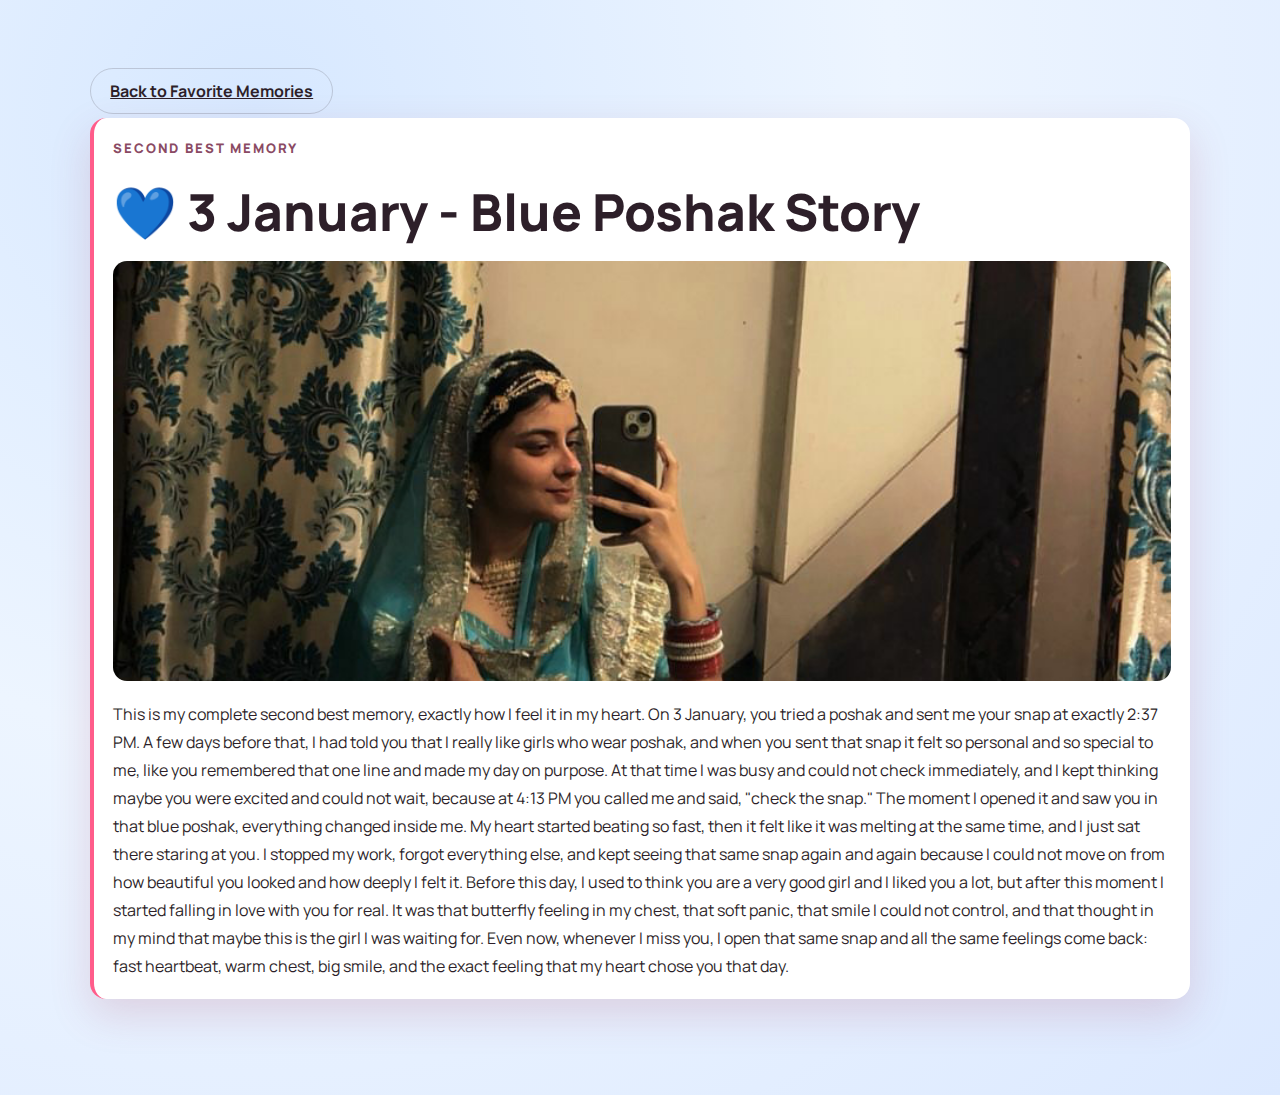
<file: memory-blue-poshak.html>
<!DOCTYPE html>
<html lang="en">
  <head>
    <meta charset="UTF-8" />
    <meta name="viewport" content="width=device-width, initial-scale=1.0" />
    <title>Blue Poshak Memory</title>
    <link rel="preconnect" href="https://fonts.googleapis.com" />
    <link rel="preconnect" href="https://fonts.gstatic.com" crossorigin />
    <link
      href="https://fonts.googleapis.com/css2?family=Manrope:wght@400;600;700;800&family=Great+Vibes&display=swap"
      rel="stylesheet"
    />
    <link rel="stylesheet" href="styles.css" />
  </head>
  <body class="memory-story-page blue-theme">
    <main class="section">
      <a class="btn ghost" href="index.html#memories">Back to Favorite Memories</a>
      <article class="story-card memory-story-card">
        <p class="memory-tag">Second Best Memory</p>
        <h1 class="story-title">💙 3 January - Blue Poshak Story</h1>
        <img
          class="story-image"
          src="assets/blue-poshak.jpg"
          alt="Blue themed memory"
        />
        <p>
          This is my complete second best memory, exactly how I feel it in my heart. On 3 January, you tried a poshak and sent me your
          snap at exactly 2:37 PM. A few days before that, I had told you that I really like girls who wear poshak, and when you sent
          that snap it felt so personal and so special to me, like you remembered that one line and made my day on purpose. At that time
          I was busy and could not check immediately, and I kept thinking maybe you were excited and could not wait, because at 4:13 PM
          you called me and said, "check the snap." The moment I opened it and saw you in that blue poshak, everything changed inside me.
          My heart started beating so fast, then it felt like it was melting at the same time, and I just sat there staring at you. I
          stopped my work, forgot everything else, and kept seeing that same snap again and again because I could not move on from how
          beautiful you looked and how deeply I felt it. Before this day, I used to think you are a very good girl and I liked you a lot,
          but after this moment I started falling in love with you for real. It was that butterfly feeling in my chest, that soft panic,
          that smile I could not control, and that thought in my mind that maybe this is the girl I was waiting for. Even now, whenever I
          miss you, I open that same snap and all the same feelings come back: fast heartbeat, warm chest, big smile, and the exact
          feeling that my heart chose you that day.
        </p>
      </article>
    </main>
  </body>
</html>
</file>
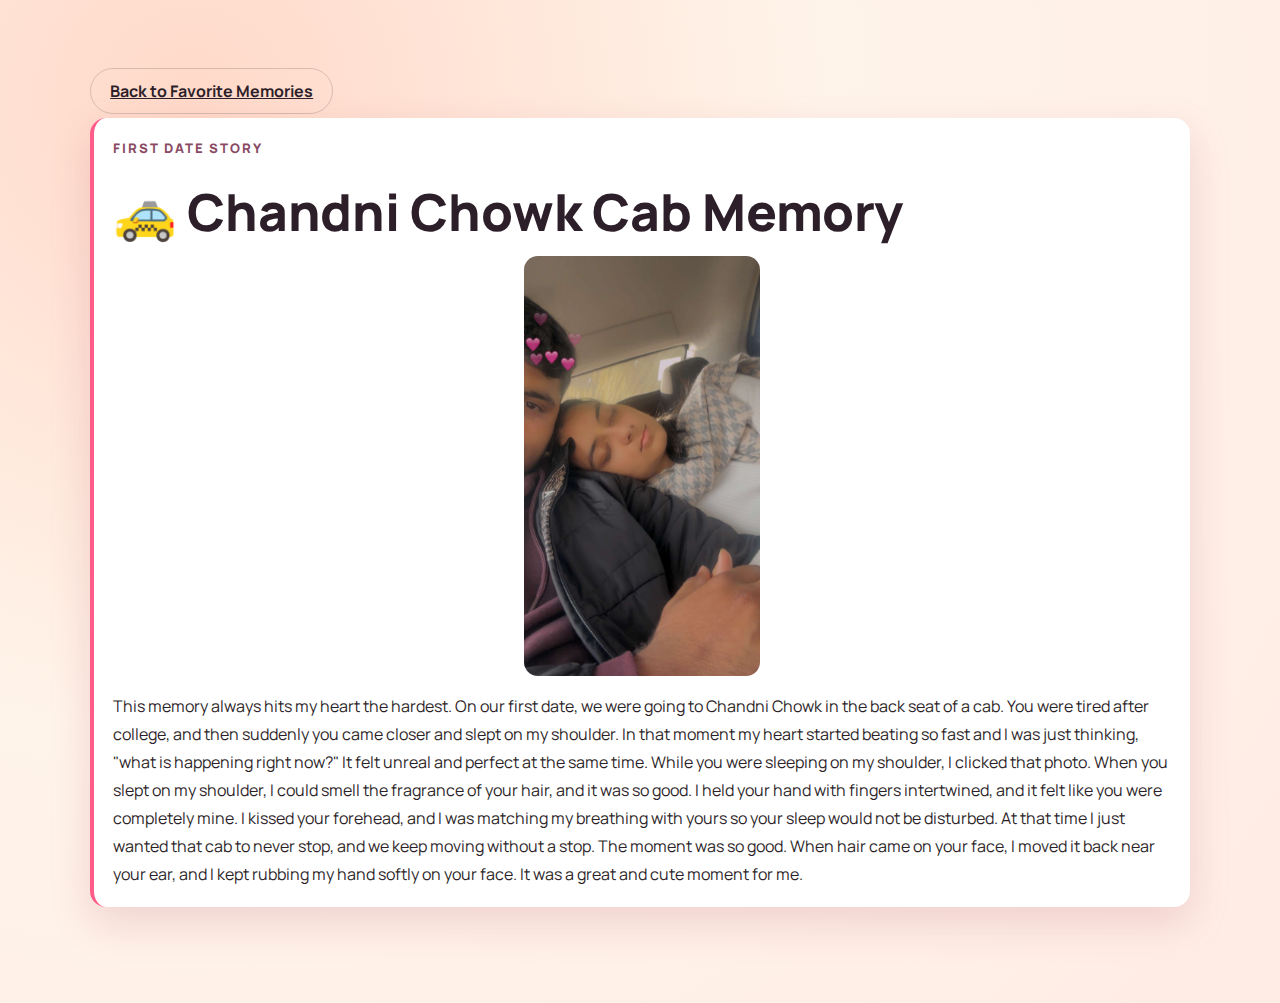
<file: memory-cab.html>
<!DOCTYPE html>
<html lang="en">
  <head>
    <meta charset="UTF-8" />
    <meta name="viewport" content="width=device-width, initial-scale=1.0" />
    <title>Cab Memory - Chandni Chowk</title>
    <link rel="preconnect" href="https://fonts.googleapis.com" />
    <link rel="preconnect" href="https://fonts.gstatic.com" crossorigin />
    <link
      href="https://fonts.googleapis.com/css2?family=Manrope:wght@400;600;700;800&family=Great+Vibes&display=swap"
      rel="stylesheet"
    />
    <link rel="stylesheet" href="styles.css" />
  </head>
  <body class="memory-story-page cab-theme">
    <main class="section">
      <a class="btn ghost" href="index.html#memories">Back to Favorite Memories</a>
      <article class="story-card memory-story-card">
        <p class="memory-tag">First Date Story</p>
        <h1 class="story-title">🚕 Chandni Chowk Cab Memory</h1>
        <img class="story-image compact" src="assets/cab-memory.jpg" alt="Cab memory with Chatori" />
        <p>
          This memory always hits my heart the hardest. On our first date, we were going to Chandni Chowk in the back seat of a cab.
          You were tired after college, and then suddenly you came closer and slept on my shoulder. In that moment my heart started
          beating so fast and I was just thinking, "what is happening right now?" It felt unreal and perfect at the same time. While
          you were sleeping on my shoulder, I clicked that photo. When you slept on my shoulder, I could smell the fragrance of your hair,
          and it was so good. I held your hand with fingers intertwined, and it felt like you were completely mine. I kissed your forehead,
          and I was matching my breathing with yours so your sleep would not be disturbed. At that time I just wanted that cab to never stop,
          and we keep moving without a stop. The moment was so good. When hair came on your face, I moved it back near your ear, and I kept
          rubbing my hand softly on your face. It was a great and cute moment for me.
        </p>
      </article>
    </main>
  </body>
</html>
</file>
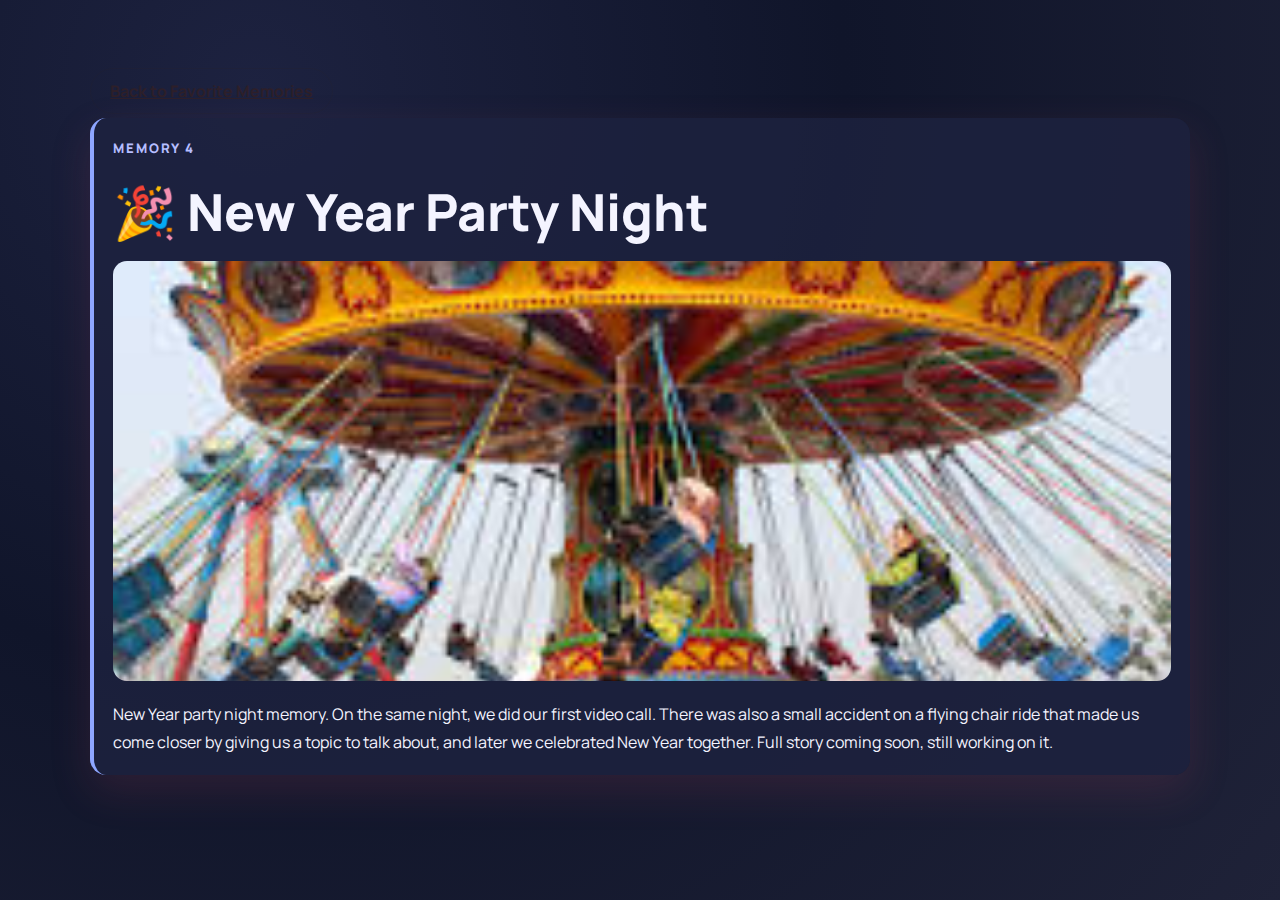
<file: memory-new-year-party.html>
<!DOCTYPE html>
<html lang="en">
  <head>
    <meta charset="UTF-8" />
    <meta name="viewport" content="width=device-width, initial-scale=1.0" />
    <title>New Year Party Night</title>
    <link rel="preconnect" href="https://fonts.googleapis.com" />
    <link rel="preconnect" href="https://fonts.gstatic.com" crossorigin />
    <link
      href="https://fonts.googleapis.com/css2?family=Manrope:wght@400;600;700;800&family=Great+Vibes&display=swap"
      rel="stylesheet"
    />
    <link rel="stylesheet" href="styles.css" />
  </head>
  <body class="memory-story-page night-theme">
    <main class="section">
      <a class="btn ghost" href="index.html#memories">Back to Favorite Memories</a>
      <article class="story-card memory-story-card">
        <p class="memory-tag">Memory 4</p>
        <h1 class="story-title">🎉 New Year Party Night</h1>
        <img
          class="story-image"
          src="assets/new-year-party.jpg"
          alt="New year party ride"
          onerror="this.style.display='none';document.getElementById('m4NoPhoto').style.display='grid';"
        />
        <div id="m4NoPhoto" class="story-image no-photo-note" style="display:none;">
          Add assets/new-year-party.jpg to show this memory photo.
        </div>
        <p>
          New Year party night memory. On the same night, we did our first video call. There was also a small accident on a flying chair
          ride that made us come closer by giving us a topic to talk about, and later we celebrated New Year together. Full story coming
          soon, still working on it.
        </p>
      </article>
    </main>
  </body>
</html>
</file>
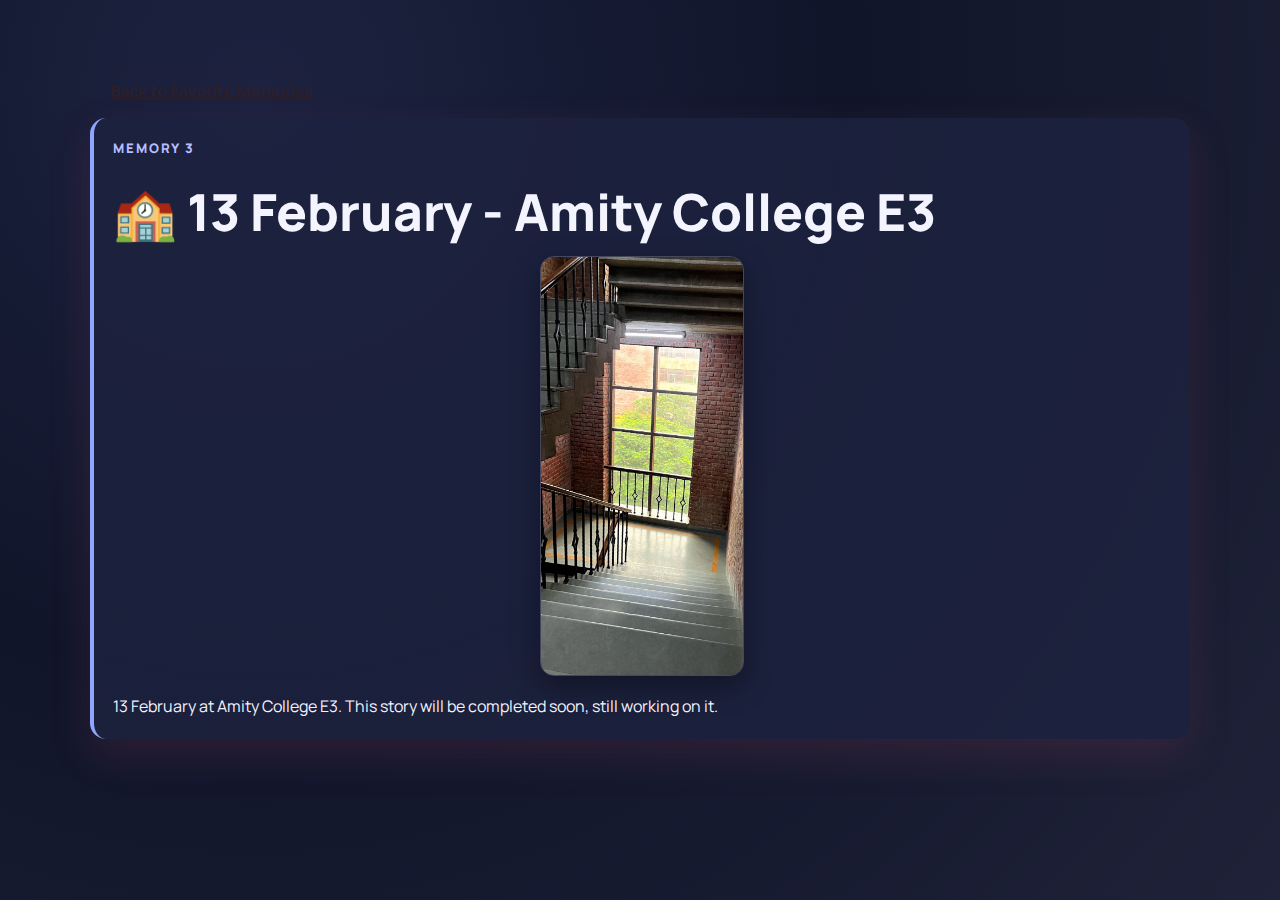
<file: memory-number-night.html>
<!DOCTYPE html>
<html lang="en">
  <head>
    <meta charset="UTF-8" />
    <meta name="viewport" content="width=device-width, initial-scale=1.0" />
    <title>13 February - Amity College E3</title>
    <link rel="preconnect" href="https://fonts.googleapis.com" />
    <link rel="preconnect" href="https://fonts.gstatic.com" crossorigin />
    <link
      href="https://fonts.googleapis.com/css2?family=Manrope:wght@400;600;700;800&family=Great+Vibes&display=swap"
      rel="stylesheet"
    />
    <link rel="stylesheet" href="styles.css" />
  </head>
  <body class="memory-story-page night-theme">
    <main class="section">
      <a class="btn ghost" href="index.html#memories">Back to Favorite Memories</a>
      <article class="story-card memory-story-card">
        <p class="memory-tag">Memory 3</p>
        <h1 class="story-title">🏫 13 February - Amity College E3</h1>
        <img
          class="story-image compact"
          src="assets/memory-3-amity.jpg"
          alt="Memory 3 at Amity College E3"
          onerror="this.style.display='none';document.getElementById('m3NoPhoto').style.display='grid';"
        />
        <div id="m3NoPhoto" class="story-image no-photo-note" style="display:none;">
          Add assets/memory-3-amity.jpg to show this memory photo.
        </div>
        <p>
          13 February at Amity College E3. This story will be completed soon, still working on it.
        </p>
      </article>
    </main>
  </body>
</html>
</file>
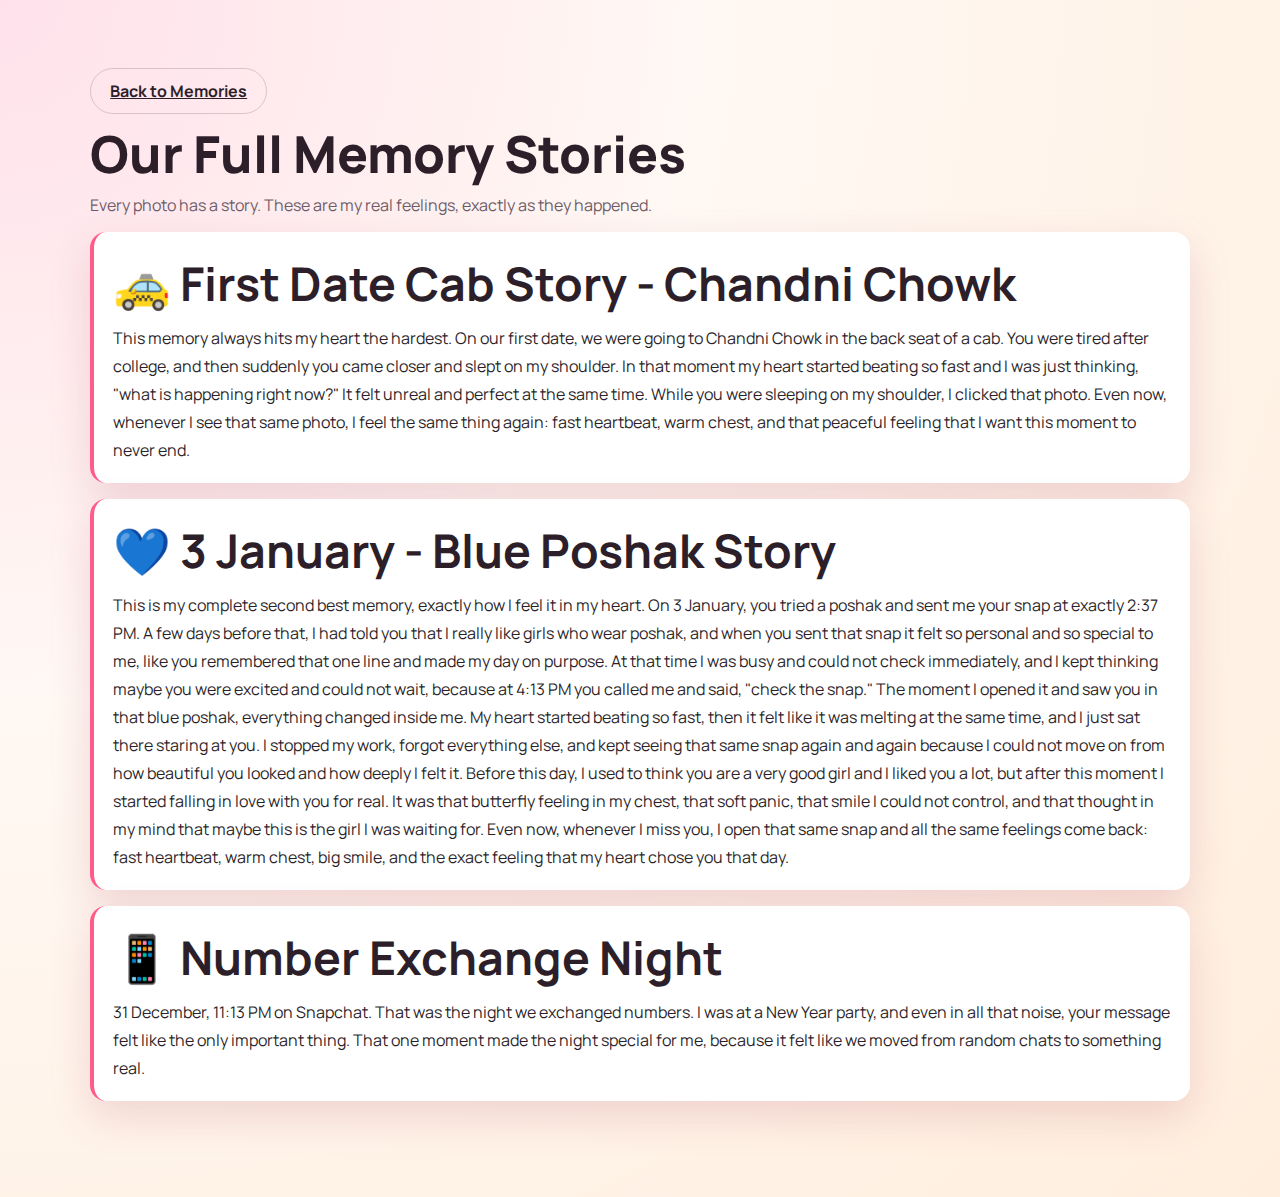
<file: stories.html>
<!DOCTYPE html>
<html lang="en">
  <head>
    <meta charset="UTF-8" />
    <meta name="viewport" content="width=device-width, initial-scale=1.0" />
    <title>Our Memory Stories</title>
    <link rel="preconnect" href="https://fonts.googleapis.com" />
    <link rel="preconnect" href="https://fonts.gstatic.com" crossorigin />
    <link
      href="https://fonts.googleapis.com/css2?family=Manrope:wght@400;600;700;800&family=Great+Vibes&display=swap"
      rel="stylesheet"
    />
    <link rel="stylesheet" href="styles.css" />
  </head>
  <body class="story-page">
    <main class="section">
      <a class="btn ghost" href="index.html#memories">Back to Memories</a>
      <h1 class="story-title">Our Full Memory Stories</h1>
      <p class="story-intro">Every photo has a story. These are my real feelings, exactly as they happened.</p>

      <article id="cab-story" class="story-card">
        <h2>🚕 First Date Cab Story - Chandni Chowk</h2>
        <p>
          This memory always hits my heart the hardest. On our first date, we were going to Chandni Chowk in the back seat of a cab.
          You were tired after college, and then suddenly you came closer and slept on my shoulder. In that moment my heart started
          beating so fast and I was just thinking, "what is happening right now?" It felt unreal and perfect at the same time. While
          you were sleeping on my shoulder, I clicked that photo. Even now, whenever I see that same photo, I feel the same thing again:
          fast heartbeat, warm chest, and that peaceful feeling that I want this moment to never end.
        </p>
      </article>

      <article id="blue-poshak-story" class="story-card">
        <h2>💙 3 January - Blue Poshak Story</h2>
        <p>
          This is my complete second best memory, exactly how I feel it in my heart. On 3 January, you tried a poshak and sent me your
          snap at exactly 2:37 PM. A few days before that, I had told you that I really like girls who wear poshak, and when you sent
          that snap it felt so personal and so special to me, like you remembered that one line and made my day on purpose. At that time
          I was busy and could not check immediately, and I kept thinking maybe you were excited and could not wait, because at 4:13 PM
          you called me and said, "check the snap." The moment I opened it and saw you in that blue poshak, everything changed inside me.
          My heart started beating so fast, then it felt like it was melting at the same time, and I just sat there staring at you. I
          stopped my work, forgot everything else, and kept seeing that same snap again and again because I could not move on from how
          beautiful you looked and how deeply I felt it. Before this day, I used to think you are a very good girl and I liked you a lot,
          but after this moment I started falling in love with you for real. It was that butterfly feeling in my chest, that soft panic,
          that smile I could not control, and that thought in my mind that maybe this is the girl I was waiting for. Even now, whenever I
          miss you, I open that same snap and all the same feelings come back: fast heartbeat, warm chest, big smile, and the exact
          feeling that my heart chose you that day.
        </p>
      </article>

      <article id="number-night-story" class="story-card">
        <h2>📱 Number Exchange Night</h2>
        <p>
          31 December, 11:13 PM on Snapchat. That was the night we exchanged numbers. I was at a New Year party, and even in all that
          noise, your message felt like the only important thing. That one moment made the night special for me, because it felt like we
          moved from random chats to something real.
        </p>
      </article>
    </main>
  </body>
</html>
</file>
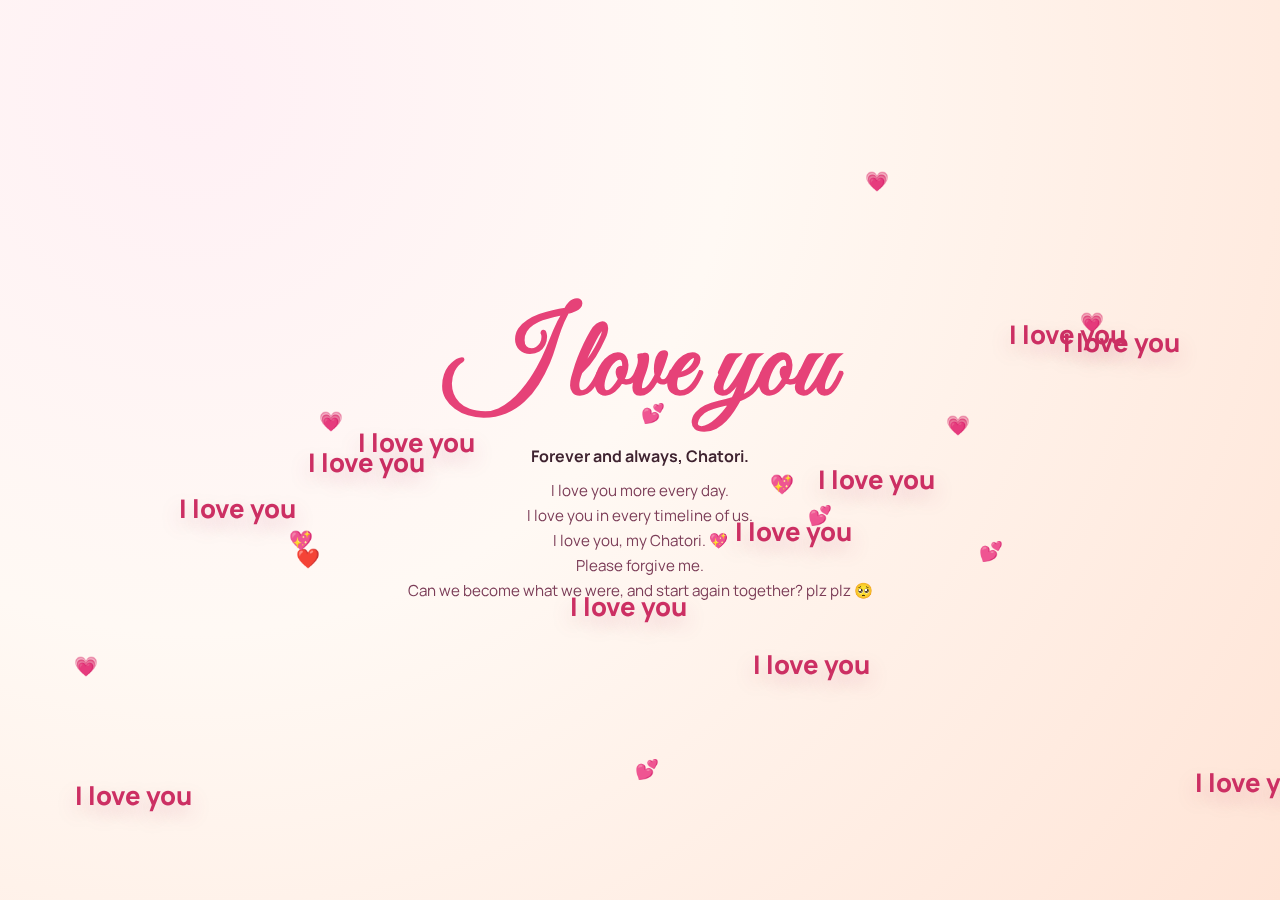
<file: surprise-love.html>
<!DOCTYPE html>
<html lang="en">
  <head>
    <meta charset="UTF-8" />
    <meta name="viewport" content="width=device-width, initial-scale=1.0" />
    <title>For Chatori</title>
    <link rel="preconnect" href="https://fonts.googleapis.com" />
    <link rel="preconnect" href="https://fonts.gstatic.com" crossorigin />
    <link
      href="https://fonts.googleapis.com/css2?family=Manrope:wght@500;700;800&family=Great+Vibes&display=swap"
      rel="stylesheet"
    />
    <style>
      :root {
        --bg1: #fff0f5;
        --bg2: #ffe4d6;
        --ink: #3f2330;
        --accent: #e64278;
      }

      * {
        box-sizing: border-box;
      }

      body {
        margin: 0;
        min-height: 100vh;
        overflow: hidden;
        font-family: "Manrope", sans-serif;
        color: var(--ink);
        background: radial-gradient(circle at 15% 10%, var(--bg1) 0%, #fff9f4 40%, var(--bg2) 100%);
        display: grid;
        place-items: center;
      }

      .center-note {
        text-align: center;
        z-index: 10;
        padding: 1rem;
      }

      .center-note h1 {
        margin: 0;
        font-family: "Great Vibes", cursive;
        font-size: clamp(3rem, 11vw, 7rem);
        color: var(--accent);
      }

      .center-note p {
        margin: 0.4rem 0 0;
        font-weight: 700;
      }

      .love-lines {
        margin-top: 0.8rem;
        display: grid;
        gap: 0.25rem;
        font-size: 0.95rem;
        color: #7b3c57;
      }

      .popup-love {
        position: fixed;
        left: 0;
        top: 0;
        font-size: clamp(1rem, 2vw, 1.6rem);
        font-weight: 800;
        color: #cc2f63;
        text-shadow: 0 8px 20px rgba(184, 52, 98, 0.25);
        pointer-events: none;
        animation: popFade 2.6s ease forwards;
        white-space: nowrap;
        z-index: 15;
      }

      .heart {
        position: fixed;
        left: 0;
        top: 0;
        pointer-events: none;
        font-size: 1.2rem;
        animation: floatHeart 3.2s ease forwards;
      }

      .flower,
      .balloon {
        position: fixed;
        left: 0;
        top: 100vh;
        pointer-events: none;
      }

      .flower {
        font-size: 1.25rem;
        animation: floatDecor 6s linear forwards;
      }

      .balloon {
        font-size: 1.6rem;
        animation: floatDecor 7.5s linear forwards;
      }

      @keyframes popFade {
        0% { opacity: 0; transform: translateY(16px) scale(0.7); }
        20% { opacity: 1; }
        100% { opacity: 0; transform: translateY(-30px) scale(1.15); }
      }

      @keyframes floatHeart {
        0% { opacity: 0; transform: translateY(8px) scale(0.8); }
        20% { opacity: 1; }
        100% { opacity: 0; transform: translateY(-120px) scale(1.3); }
      }

      @keyframes floatDecor {
        0% { opacity: 0; transform: translateY(0) rotate(0deg); }
        12% { opacity: 1; }
        100% { opacity: 0; transform: translateY(-120vh) rotate(12deg); }
      }

    </style>
  </head>
  <body>
    <div class="center-note">
      <h1>I love you</h1>
      <p>Forever and always, Chatori.</p>
      <div class="love-lines">
        <span>I love you more every day.</span>
        <span>I love you in every timeline of us.</span>
        <span>I love you, my Chatori. 💖</span>
        <span>Please forgive me.</span>
        <span>Can we become what we were, and start again together? plz plz 🥺</span>
      </div>
    </div>

    <script>
      let loveColumn = 0;

      function spawnLoveText() {
        const text = document.createElement("div");
        text.className = "popup-love";
        text.textContent = "I love you";
        // Force balanced spread across left, center, and right columns.
        const columns = [
          [4, 30],   // left
          [34, 66],  // center
          [70, 94]   // right
        ];
        const [minX, maxX] = columns[loveColumn];
        text.style.left = `${minX + Math.random() * (maxX - minX)}vw`;
        text.style.top = `${Math.random() * 86 + 6}vh`;
        loveColumn = (loveColumn + 1) % columns.length;
        document.body.appendChild(text);
        setTimeout(() => text.remove(), 2600);
      }

      function spawnHeart() {
        const heart = document.createElement("div");
        heart.className = "heart";
        heart.textContent = ["💖", "💗", "❤️", "💕"][Math.floor(Math.random() * 4)];
        heart.style.left = `${Math.random() * 90 + 5}vw`;
        heart.style.top = `${Math.random() * 70 + 15}vh`;
        document.body.appendChild(heart);
        setTimeout(() => heart.remove(), 3200);
      }

      function spawnFlower() {
        const flower = document.createElement("div");
        flower.className = "flower";
        flower.textContent = ["🌸", "🌷", "🌼", "💮"][Math.floor(Math.random() * 4)];
        flower.style.left = `${Math.random() * 95}vw`;
        document.body.appendChild(flower);
        setTimeout(() => flower.remove(), 6200);
      }

      function spawnBalloon() {
        const balloon = document.createElement("div");
        balloon.className = "balloon";
        balloon.textContent = ["🎈", "🎈", "🎀"][Math.floor(Math.random() * 3)];
        balloon.style.left = `${Math.random() * 95}vw`;
        document.body.appendChild(balloon);
        setTimeout(() => balloon.remove(), 7600);
      }

      setInterval(spawnLoveText, 180);
      setInterval(spawnHeart, 150);
      setInterval(spawnFlower, 360);
      setInterval(spawnBalloon, 650);

      for (let i = 0; i < 40; i += 1) {
        setTimeout(() => {
          spawnLoveText();
          spawnHeart();
          if (i % 2 === 0) spawnFlower();
          if (i % 3 === 0) spawnBalloon();
        }, i * 120);
      }
    </script>
  </body>
</html>
</file>
<file: styles.css>
:root {
  --bg: #fff8f3;
  --ink: #2d1f29;
  --soft: #6d5c67;
  --accent: #ff5c8a;
  --accent-2: #ff9f68;
  --card: rgba(255, 255, 255, 0.72);
  --line: rgba(255, 92, 138, 0.3);
  --shadow: 0 16px 40px rgba(170, 64, 93, 0.18);
}

* {
  box-sizing: border-box;
}

body {
  margin: 0;
  font-family: "Manrope", sans-serif;
  background: radial-gradient(circle at top left, #ffe1eb 0%, #fff8f3 40%, #ffeedd 100%);
  color: var(--ink);
  overflow-x: hidden;
}

.bg-orb {
  position: fixed;
  border-radius: 50%;
  filter: blur(40px);
  pointer-events: none;
  opacity: 0.55;
  z-index: -1;
}

.orb-1 {
  width: 280px;
  height: 280px;
  background: #ff9fbe;
  top: -80px;
  right: -70px;
}

.orb-2 {
  width: 340px;
  height: 340px;
  background: #ffd4a7;
  bottom: -120px;
  left: -120px;
}

.hero,
.section {
  width: min(1100px, 92vw);
  margin: 0 auto;
}

.hero {
  min-height: 90vh;
  display: grid;
  place-content: center;
  text-align: center;
  gap: 1rem;
}

.kicker {
  letter-spacing: 0.16em;
  text-transform: uppercase;
  color: var(--soft);
  font-size: 0.72rem;
}

h1,
h2,
h3 {
  margin: 0;
}

h1 {
  font-size: clamp(2.3rem, 6vw, 4.6rem);
  font-weight: 800;
}

h1 span {
  font-family: "Great Vibes", cursive;
  font-weight: 400;
  font-size: 1.2em;
  color: var(--accent);
}

.subtitle {
  color: var(--soft);
}

.hero-actions {
  display: flex;
  gap: 0.7rem;
  justify-content: center;
  flex-wrap: wrap;
}

.btn {
  border: 0;
  border-radius: 999px;
  padding: 0.7rem 1.2rem;
  cursor: pointer;
  font-weight: 700;
}

.btn.primary {
  background: linear-gradient(135deg, var(--accent), var(--accent-2));
  color: #fff;
}

.btn.ghost {
  background: transparent;
  color: var(--ink);
  border: 1px solid rgba(45, 31, 41, 0.18);
}

.section {
  padding: 5rem 0;
}
.story-soon {
  padding-top: 1rem;
}

.story-soon-card {
  background: linear-gradient(135deg, rgba(255, 255, 255, 0.9), rgba(255, 243, 248, 0.82));
  border: 1px solid rgba(255, 92, 138, 0.18);
  border-radius: 24px;
  box-shadow: var(--shadow);
  padding: 1.4rem;
  position: relative;
  overflow: hidden;
}

.story-soon-card::after {
  content: "";
  position: absolute;
  inset: auto -50px -50px auto;
  width: 180px;
  height: 180px;
  border-radius: 50%;
  background: radial-gradient(circle, rgba(255, 159, 104, 0.24), transparent 70%);
  pointer-events: none;
}

.story-soon-tag {
  margin: 0 0 0.55rem;
  letter-spacing: 0.16em;
  text-transform: uppercase;
  color: var(--accent);
  font-size: 0.74rem;
  font-weight: 800;
}

.story-soon-card p {
  margin: 0.75rem 0 0;
  max-width: 760px;
  color: var(--soft);
  line-height: 1.7;
}

.section h2 {
  font-size: clamp(1.8rem, 4vw, 2.9rem);
  margin-bottom: 1.2rem;
}

.timeline-line {
  height: 4px;
  background: linear-gradient(90deg, transparent, var(--line), transparent);
  margin: 0.8rem 0 2rem;
}

.timeline-items {
  display: grid;
  gap: 1rem;
}

.timeline-item {
  position: relative;
  background: var(--card);
  border: 1px solid rgba(255, 255, 255, 0.8);
  box-shadow: var(--shadow);
  border-radius: 18px;
  padding: 1.1rem 1rem 1rem 2.2rem;
}

.timeline-item .dot {
  position: absolute;
  left: 0.9rem;
  top: 1.2rem;
  width: 10px;
  height: 10px;
  border-radius: 50%;
  background: var(--accent);
}

.memory-grid {
  display: grid;
  grid-template-columns: repeat(auto-fit, minmax(220px, 1fr));
  gap: 1rem;
}

.memory-card {
  background: #fff;
  border-radius: 16px;
  overflow: hidden;
  box-shadow: var(--shadow);
}

.memory-card img {
  width: 100%;
  height: 250px;
  object-fit: cover;
  display: block;
}

.memory-card figcaption {
  padding: 0.9rem;
}

.section-intro {
  color: var(--soft);
}

.reasons-grid {
  display: grid;
  grid-template-columns: repeat(auto-fit, minmax(150px, 1fr));
  gap: 0.8rem;
}

.reason-card {
  position: relative;
  perspective: 1000px;
  min-height: 140px;
}

.reason-inner {
  position: relative;
  width: 100%;
  height: 100%;
  transform-style: preserve-3d;
  transition: transform 0.6s;
}

.reason-card.flipped .reason-inner {
  transform: rotateY(180deg);
}

.reason-face {
  position: absolute;
  inset: 0;
  padding: 0.9rem;
  border-radius: 14px;
  backface-visibility: hidden;
  display: grid;
  place-content: center;
  text-align: center;
  box-shadow: var(--shadow);
}

.reason-front {
  background: #fff;
  border: 1px solid #ffe4ee;
}

.reason-back {
  transform: rotateY(180deg);
  background: linear-gradient(135deg, #ff7ea7, #ffb086);
  color: #fff;
}

.reason-card.love-hit .reason-face {
  border: 1px solid rgba(255, 105, 150, 0.78);
  box-shadow:
    0 0 0 2px rgba(255, 140, 176, 0.35),
    0 0 22px rgba(230, 72, 130, 0.34);
}

.reason-card.love-hit::after {
  content: "💖";
  position: absolute;
  top: -10px;
  right: -6px;
  font-size: 1rem;
  animation: heartBlink 0.7s ease;
}

@keyframes heartBlink {
  0% { opacity: 0; transform: translateY(6px) scale(0.7); }
  35% { opacity: 1; transform: translateY(0) scale(1.05); }
  100% { opacity: 0; transform: translateY(-6px) scale(1); }
}

.game-wrap {
  background: var(--card);
  border-radius: 16px;
  padding: 1rem;
  box-shadow: var(--shadow);
}

.game-meta {
  display: flex;
  gap: 0.6rem;
  align-items: center;
  flex-wrap: wrap;
  margin-bottom: 0.6rem;
}

.game-meta select {
  border: 1px solid #f3b8cd;
  background: #fff;
  border-radius: 999px;
  padding: 0.4rem 0.7rem;
  font-family: inherit;
}

.game-hud {
  display: flex;
  justify-content: space-between;
}

.high-score-box {
  margin-top: 0.5rem;
  display: flex;
  justify-content: space-between;
  gap: 0.7rem;
  flex-wrap: wrap;
  color: #5a3646;
  font-weight: 700;
}

.game-area {
  margin: 1rem 0;
  height: 280px;
  border-radius: 14px;
  background: linear-gradient(180deg, #fff3f8, #ffe8ee);
  position: relative;
  overflow: hidden;
  border: 1px solid #ffd0e2;
}

.basket {
  position: absolute;
  bottom: 6px;
  left: 50%;
  transform: translateX(-50%);
  font-size: 2rem;
  transition: left 0.05s linear;
}

.falling-heart {
  position: absolute;
  top: -24px;
  font-size: 1.4rem;
}

.letter article {
  background: #fffdf9;
  border-left: 4px solid var(--accent);
  box-shadow: var(--shadow);
  border-radius: 0 16px 16px 0;
  padding: 1.2rem;
}

.letter h3 {
  font-family: "Great Vibes", cursive;
  font-size: 2rem;
  color: #b5426b;
}

.letter-editor {
  background: linear-gradient(180deg, #fffdf9, #fff7f8);
  border-left: 4px solid var(--accent);
  box-shadow: var(--shadow);
  border-radius: 0 16px 16px 0;
  padding: 1rem;
}

.letter-editor textarea {
  width: 100%;
  min-height: 220px;
  border: 1px solid rgba(181, 66, 107, 0.25);
  border-radius: 12px;
  padding: 0.85rem;
  background: #fff;
  font-family: inherit;
  font-size: 1rem;
  line-height: 1.65;
  resize: vertical;
}

.letter-actions {
  margin-top: 0.7rem;
  display: flex;
  gap: 0.6rem;
  flex-wrap: wrap;
}

.future-grid {
  display: grid;
  grid-template-columns: repeat(auto-fit, minmax(200px, 1fr));
  gap: 0.8rem;
}

.future-card,
.counter-box {
  background: #fff;
  border-radius: 14px;
  padding: 1rem;
  box-shadow: var(--shadow);
}

.counters {
  margin-top: 1rem;
  display: grid;
  grid-template-columns: repeat(auto-fit, minmax(230px, 1fr));
  gap: 0.8rem;
}

.password-wrap {
  display: flex;
  flex-wrap: wrap;
  gap: 0.7rem;
  align-items: center;
}

.puzzle-wrap {
  background: #fff;
  border-radius: 14px;
  box-shadow: var(--shadow);
  padding: 1rem;
  margin: 0.7rem 0 1rem;
  display: grid;
  gap: 0.65rem;
}

.puzzle-item {
  display: grid;
  gap: 0.35rem;
}

.puzzle-item label {
  font-weight: 700;
}

.puzzle-item input,
.puzzle-item select {
  border: 1px solid #f3b8cd;
  background: #fff;
  border-radius: 10px;
  padding: 0.62rem 0.75rem;
  font-family: inherit;
}

.puzzle-result {
  background: #fff8fb;
  border: 1px solid rgba(216, 56, 107, 0.22);
  border-radius: 10px;
  padding: 0.75rem;
}

.puzzle-result p {
  margin: 0.2rem 0;
  font-weight: 700;
}

.password-wrap input {
  border: 1px solid #f3b8cd;
  background: #fff;
  border-radius: 999px;
  padding: 0.7rem 1rem;
  min-width: 220px;
}

.hidden {
  display: none;
}

.locked-message {
  margin-top: 1rem;
  background: #fff;
  padding: 1rem;
  border-radius: 14px;
  box-shadow: var(--shadow);
}

.finale {
  text-align: center;
  padding-bottom: 7rem;
}

.final-text {
  font-family: "Great Vibes", cursive;
  color: #d8386b;
  font-size: clamp(2.7rem, 8vw, 5rem);
}

.heart-burst {
  min-height: 48px;
}

.pop-heart {
  display: inline-block;
  margin: 0 4px;
  animation: pop 1s ease forwards;
}

@keyframes pop {
  from {
    opacity: 0;
    transform: translateY(16px) scale(0.5);
  }
  to {
    opacity: 1;
    transform: translateY(0) scale(1);
  }
}

.reveal {
  opacity: 0;
  transform: translateY(28px);
  transition: 0.8s ease;
}

.reveal.visible {
  opacity: 1;
  transform: translateY(0);
}

.float-heart {
  position: fixed;
  bottom: -30px;
  font-size: 1.1rem;
  animation: floatUp linear forwards;
  pointer-events: none;
  z-index: 20;
}

@keyframes floatUp {
  to {
    transform: translateY(-110vh);
    opacity: 0;
  }
}

@media (max-width: 650px) {
  .section {
    padding: 4rem 0;
  }

  .memory-card img {
    height: 210px;
  }
}

.inside-joke-box {
  margin-top: 1rem;
  background: linear-gradient(135deg, rgba(255, 126, 167, 0.14), rgba(255, 176, 134, 0.18));
  border: 1px dashed rgba(216, 56, 107, 0.45);
  border-radius: 16px;
  padding: 1rem 1.1rem;
  box-shadow: var(--shadow);
}

.inside-joke-box h3 {
  margin-bottom: 0.45rem;
}

.inside-joke-box p {
  margin: 0;
  color: #5a3646;
  font-weight: 600;
}

.proof-card {
  margin: 0.8rem auto 0;
  background: #fff;
  border-radius: 12px;
  overflow: hidden;
  border: 1px solid rgba(216, 56, 107, 0.2);
  max-width: 320px;
}

.proof-card img {
  width: 100%;
  height: 220px;
  object-fit: contain;
  background: #fff5fa;
  display: block;
}

.proof-card figcaption {
  padding: 0.6rem 0.75rem;
  font-size: 0.9rem;
  color: #5a3646;
  background: #fff8fb;
}

.memory-link {
  text-decoration: none;
  color: inherit;
  display: block;
}

.memory-link .memory-card {
  transition: transform 0.28s ease, box-shadow 0.28s ease;
}

.memory-link:hover .memory-card {
  transform: translateY(-8px) scale(1.02);
  box-shadow: 0 22px 42px rgba(180, 58, 100, 0.3);
}

.memory-link .memory-card img {
  transition: transform 0.4s ease, filter 0.4s ease;
}

.memory-link:hover .memory-card img {
  transform: scale(1.08);
  filter: saturate(1.08);
}

.proof-card.missing-proof::before {
  content: "Add assets/location-proof.jpg to show your proof screenshot.";
  display: block;
  padding: 0.8rem 0.75rem;
  background: #fff;
  color: #7a3f57;
  font-weight: 700;
}

.story-page {
  background: radial-gradient(circle at top left, #ffe1eb 0%, #fff8f3 40%, #ffeedd 100%);
  min-height: 100vh;
}

.story-title {
  margin: 1rem 0 0.4rem;
  font-size: clamp(2rem, 4vw, 3.2rem);
}

.story-intro {
  margin: 0 0 1rem;
  color: var(--soft);
}

.story-card {
  background: #fff;
  border-radius: 16px;
  box-shadow: var(--shadow);
  padding: 1.2rem;
  margin: 1rem 0;
  border-left: 4px solid var(--accent);
}

.story-card h2 {
  margin-bottom: 0.6rem;
}

.story-card p {
  margin: 0;
  line-height: 1.75;
}

.movies-grid {
  display: grid;
  grid-template-columns: repeat(auto-fit, minmax(260px, 1fr));
  gap: 0.8rem;
}

.movie-card {
  background: #fff;
  border-radius: 14px;
  box-shadow: var(--shadow);
  padding: 1rem;
}

.movie-form {
  display: grid;
  gap: 0.55rem;
}

.movie-form input,
.movie-form select {
  width: 100%;
  border: 1px solid #f3b8cd;
  background: #fff;
  border-radius: 10px;
  padding: 0.62rem 0.75rem;
  font-family: inherit;
}

.movie-list {
  margin-top: 0.75rem;
  display: grid;
  gap: 0.45rem;
}

.movie-item {
  background: #fff8fb;
  border: 1px solid rgba(216, 56, 107, 0.2);
  border-radius: 10px;
  padding: 0.55rem 0.65rem;
  display: flex;
  justify-content: space-between;
  gap: 0.6rem;
  align-items: center;
}

.movie-item-main {
  min-width: 0;
}

.movie-title {
  margin: 0;
  font-weight: 800;
}

.movie-sub {
  margin: 0.1rem 0 0;
  color: #7a5a68;
  font-size: 0.86rem;
}

.movie-del {
  border: 1px solid rgba(216, 56, 107, 0.28);
  background: #fff;
  color: #af3460;
  border-radius: 999px;
  padding: 0.28rem 0.62rem;
  font-weight: 700;
  cursor: pointer;
}

.scoreboard-grid {
  display: grid;
  grid-template-columns: repeat(auto-fit, minmax(210px, 1fr));
  gap: 0.8rem;
}

.score-card {
  background: #fff;
  border-radius: 14px;
  padding: 1rem;
  box-shadow: var(--shadow);
  border: 1px solid rgba(255, 126, 167, 0.18);
}

.score-card h3 {
  margin-bottom: 0.6rem;
  font-size: 1rem;
}

.score-value {
  margin: 0 0 0.8rem;
  font-size: 2rem;
  font-weight: 800;
  color: #d8386b;
}

.score-btn {
  width: 100%;
}

.scoreboard-footer {
  margin-top: 0.9rem;
  display: flex;
  gap: 0.7rem;
  align-items: center;
  flex-wrap: wrap;
}

#winnerLine {
  margin: 0;
  background: #fff;
  border-radius: 999px;
  padding: 0.5rem 0.9rem;
  font-weight: 700;
  box-shadow: var(--shadow);
}

.next-meet-controls {
  margin-top: 0.7rem;
  display: flex;
  gap: 0.5rem;
  flex-wrap: wrap;
}

.next-meet-controls input {
  border: 1px solid #f3b8cd;
  background: #fff;
  border-radius: 999px;
  padding: 0.6rem 0.85rem;
  min-width: 220px;
  font-family: inherit;
}

.remarks-board {
  margin-top: 1.1rem;
  background: #fff;
  border-radius: 14px;
  padding: 1rem;
  box-shadow: var(--shadow);
}

.remarks-board h3 {
  margin-bottom: 0.4rem;
}

.remarks-form {
  display: grid;
  gap: 0.6rem;
}

.remarks-form input,
.remarks-form select,
.remarks-form textarea {
  width: 100%;
  border: 1px solid #f3b8cd;
  background: #fff;
  border-radius: 12px;
  padding: 0.7rem 0.8rem;
  font-family: inherit;
  font-size: 0.95rem;
}

.remarks-actions {
  display: flex;
  gap: 0.6rem;
  flex-wrap: wrap;
}

.remarks-list {
  margin-top: 0.8rem;
  display: grid;
  gap: 0.55rem;
}

.remark-item {
  background: #fff8fb;
  border: 1px solid rgba(216, 56, 107, 0.18);
  border-radius: 12px;
  padding: 0.7rem 0.8rem;
}

.remark-head {
  display: flex;
  justify-content: space-between;
  gap: 0.5rem;
  align-items: baseline;
  margin-bottom: 0.3rem;
  font-size: 0.85rem;
  color: #7a5a68;
}

.remark-name {
  font-weight: 800;
  color: #d8386b;
}

.remark-text {
  margin: 0;
  line-height: 1.5;
}

.memory-story-page {
  min-height: 100vh;
}

.cab-theme {
  background: radial-gradient(circle at 15% 10%, #ffd9c9 0%, #fff4ea 45%, #ffece4 100%);
}

.blue-theme {
  background: radial-gradient(circle at 20% 10%, #d7e8ff 0%, #edf5ff 45%, #dce9ff 100%);
}

.night-theme {
  background: radial-gradient(circle at 20% 10%, #1d2240 0%, #10152a 45%, #1f2238 100%);
  color: #f4f4ff;
}

.memory-story-card {
  margin-top: 1rem;
}

.memory-tag {
  margin: 0 0 0.45rem;
  font-size: 0.82rem;
  letter-spacing: 0.14em;
  text-transform: uppercase;
  color: #8a4a63;
  font-weight: 800;
}

.night-theme .memory-tag {
  color: #b6beff;
}

.story-image {
  width: 100%;
  max-height: 420px;
  object-fit: cover;
  border-radius: 14px;
  margin: 0.5rem 0 0.9rem;
}

.story-image.compact {
  width: auto;
  max-width: min(100%, 340px);
  max-height: 420px;
  object-fit: contain;
  margin: 0.6rem auto 1rem;
  display: block;
}

.night-theme .story-image.compact {
  background: transparent;
  border: 1px solid rgba(255, 255, 255, 0.18);
  box-shadow: 0 10px 28px rgba(0, 0, 0, 0.35);
}

.no-photo-note {
  display: grid;
  place-items: center;
  text-align: center;
  padding: 1rem;
  font-weight: 700;
  background: rgba(255, 255, 255, 0.12);
  border: 1px dashed rgba(255, 255, 255, 0.45);
}

.night-theme .story-card {
  background: rgba(29, 34, 64, 0.82);
  border-left-color: #8ea6ff;
}

.miss-you-btn {
  position: fixed;
  right: 14px;
  bottom: 18px;
  z-index: 1200;
  border: 0;
  border-radius: 999px;
  padding: 0.62rem 0.95rem;
  background: linear-gradient(135deg, #ff5c8a, #ff9f68);
  color: #fff;
  font-weight: 800;
  cursor: pointer;
  box-shadow: 0 14px 30px rgba(180, 58, 100, 0.35);
  transition: transform 0.2s ease, box-shadow 0.2s ease;
}

.miss-you-btn:hover {
  transform: translateY(-3px) scale(1.03);
  box-shadow: 0 18px 34px rgba(180, 58, 100, 0.42);
}
</file>
